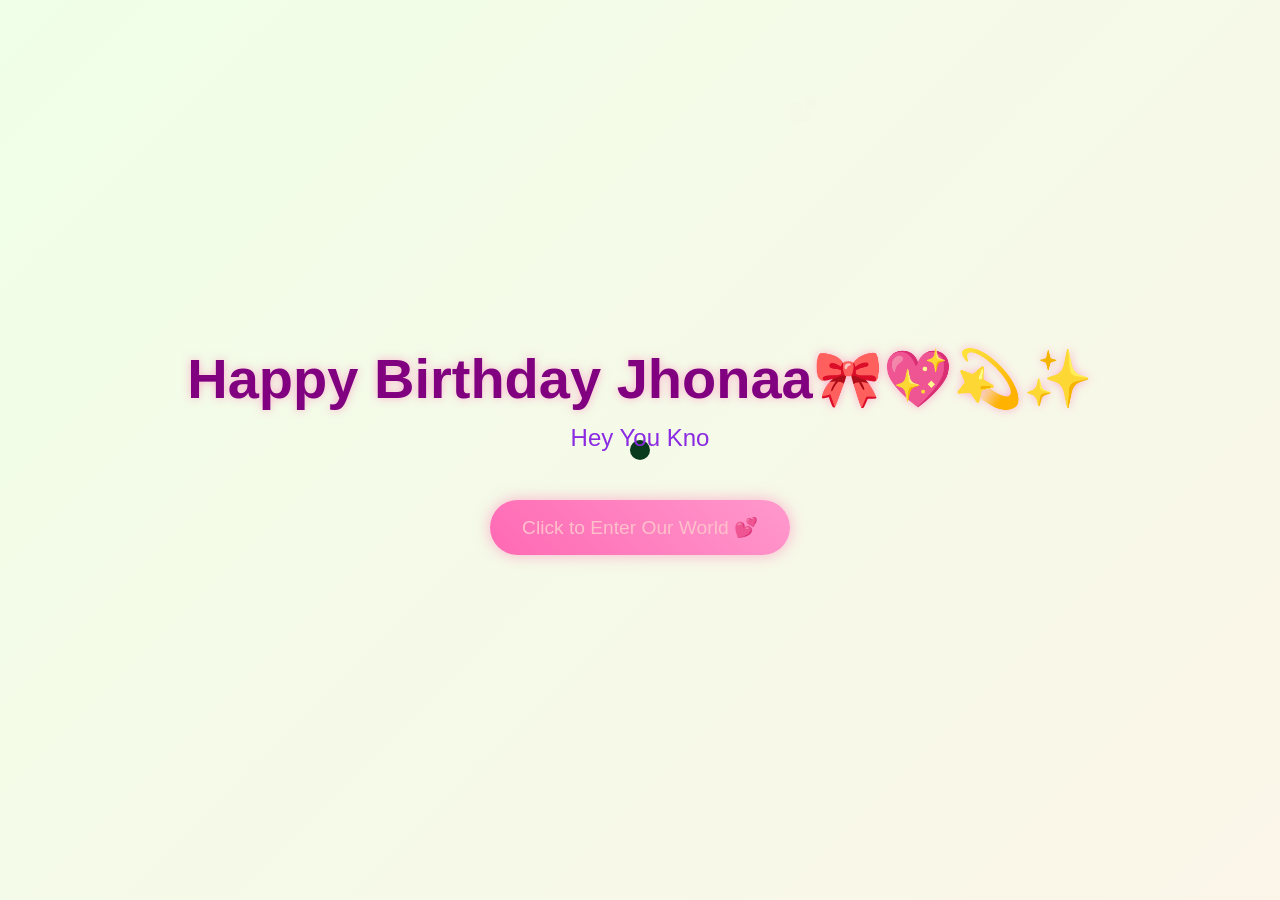
<file: index.html>
<!DOCTYPE html>
<html lang="en">
<head>
    <meta charset="UTF-8">
    <meta name="viewport" content="width=device-width, initial-scale=1.0">
    <title>Happy Birthday</title>
    <script src="https://cdnjs.cloudflare.com/ajax/libs/gsap/3.12.2/gsap.min.js"></script>
    <link rel="stylesheet" href="style.css">
    
</head>
<body>
    <div class="cursor"></div>
    <div class="container">
        <h1>Happy Birthday Jhonaa🎀💖💫✨</h1>
        <div class="greeting"></div>
        <button class="cta-button">Click to Enter Our World 💕</button>
    </div>

    <script src="script.js">
        
    </script>
</body>
</html>
</file>
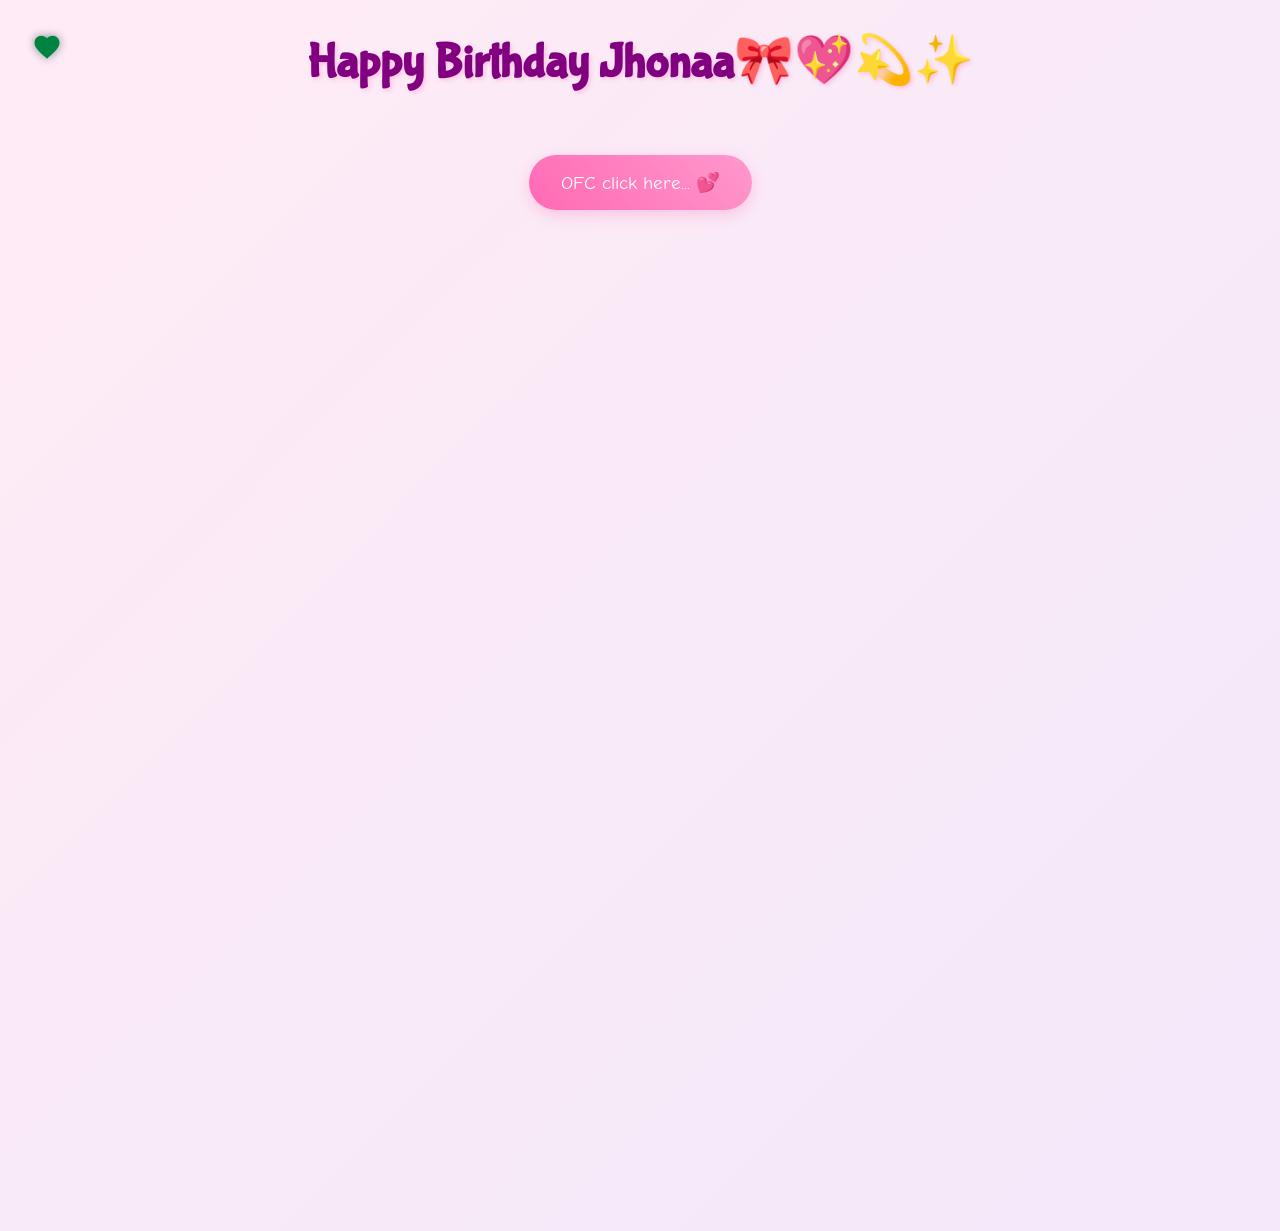
<file: cause.html>
<!DOCTYPE html>
<html lang="en">
<head>
    <meta charset="UTF-8">
    <meta name="viewport" content="width=device-width, initial-scale=1.0">
    <title>Happy birthday my friend! 💖</title>
    <script src="https://cdnjs.cloudflare.com/ajax/libs/gsap/3.12.2/gsap.min.js"></script>
    <link rel="stylesheet" href="./cause.css">
    <style>
       
    </style>
</head>
<body>
    <div class="custom-cursor">
        <svg viewBox="0 0 24 24">
            <path fill="#ff69b4" d="M12 21.35l-1.45-1.32C5.4 15.36 2 12.28 2 8.5 2 5.42 4.42 3 7.5 3c1.74 0 3.41.81 4.5 2.09C13.09 3.81 14.76 3 16.5 3 19.58 3 22 5.42 22 8.5c0 3.78-3.4 6.86-8.55 11.54L12 21.35z"/>
        </svg>
    </div>

    <div class="container">
        <h1>Happy Birthday Jhonaa🎀💖💫✨</h1>
        
        <div id="reasons-container"></div>
        
        <button class="shuffle-button"> OFC click here... 💕</button>
        <div class="reason-counter"></div>

        <div class="ending-section">
            <div class="teddy-hug">
                <img src="./d1.jpg" alt="Teddy Hug">
            </div>
            <div class="ending-text">You're the BESTEST ! 💖</div>
        </div>
    </div>

    <script src="cause.js">
       
    </script>
</body>
</html>
</file>
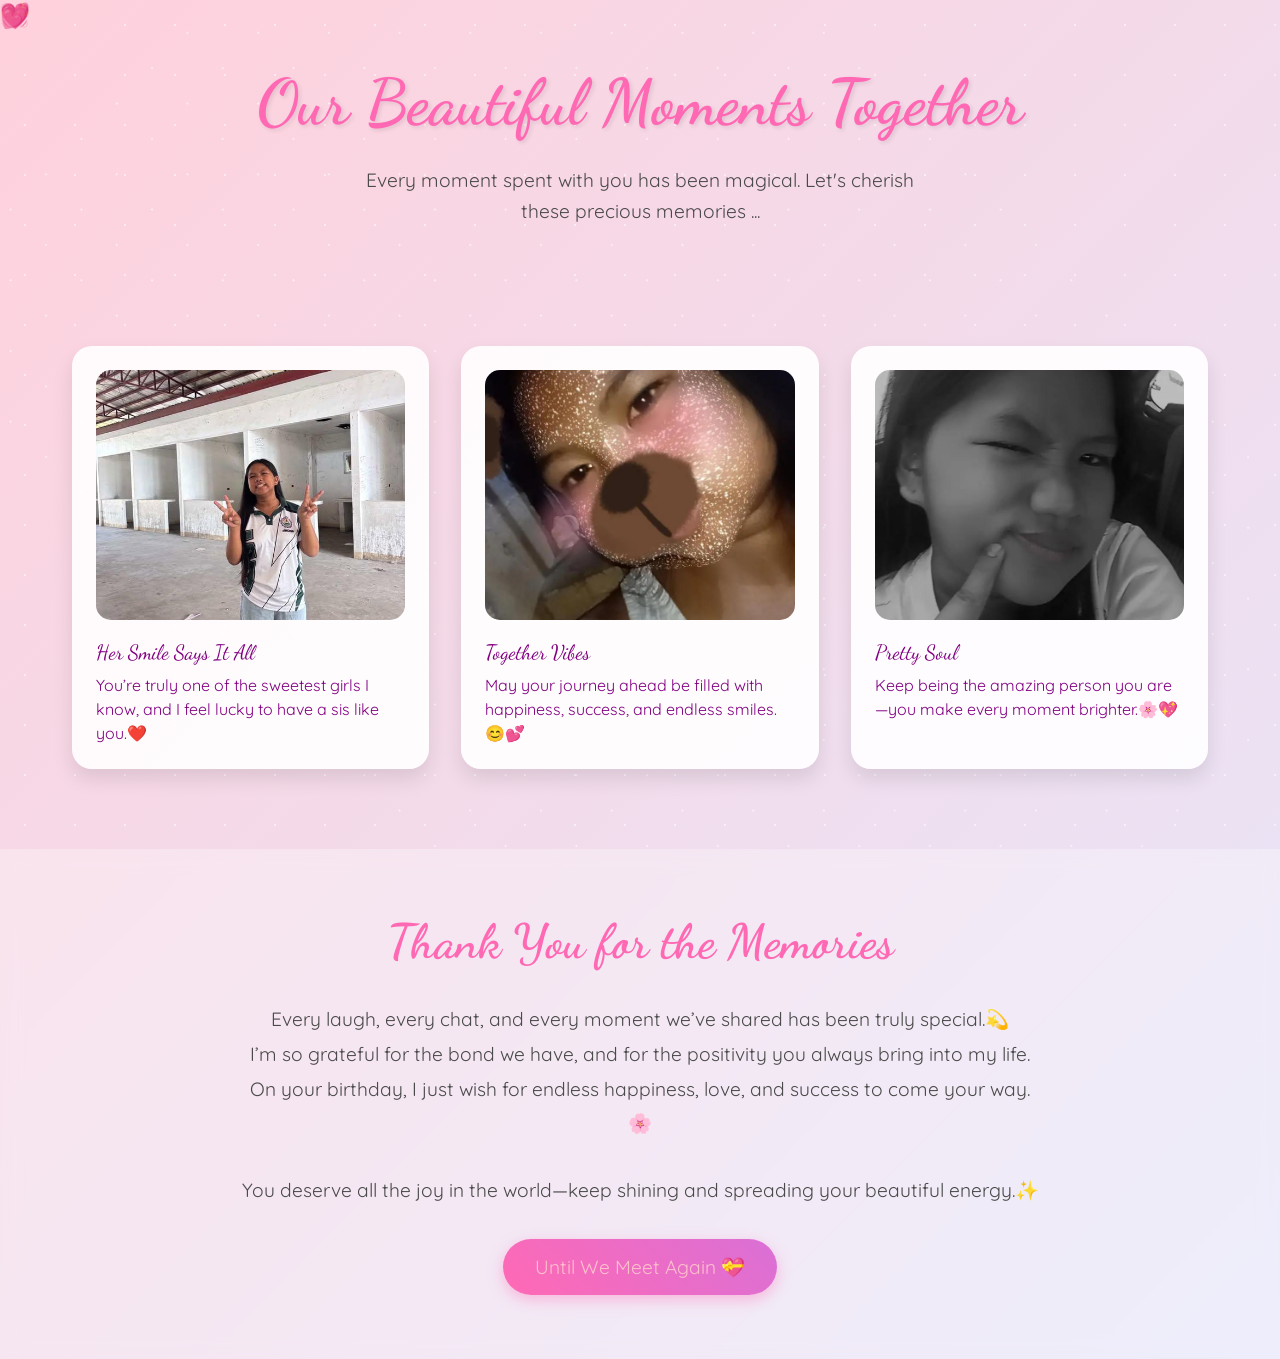
<file: last.html>
<!DOCTYPE html>
<html lang="en">

<head>
    <meta charset="UTF-8">
    <meta name="viewport" content="width=device-width, initial-scale=1.0">
    <title>Our Beautiful Memories ✨</title>
    <style>
        @import url('https://fonts.googleapis.com/css2?family=Dancing+Script:wght@700&family=Quicksand:wght@300;400;500;600&display=swap');

        * {
            margin: 0;
            padding: 0;
            box-sizing: border-box;
        }

        body {
            min-height: 100vh;
            background: linear-gradient(135deg,
                    #ffd1dc 0%,
                    #e6e6fa 25%,
                    #ffefd5 50%,
                    #e6e6fa 75%,
                    #ffd1dc 100%);
            background-size: 400% 400%;
            animation: gradientFlow 15s ease infinite;
            font-family: 'Quicksand', sans-serif;
            overflow-x: hidden;
            color: #4a4a4a;
        }

        @keyframes gradientFlow {
            0% {
                background-position: 0% 50%;
            }

            50% {
                background-position: 100% 50%;
            }

            100% {
                background-position: 0% 50%;
            }
        }

        /* Enhanced Sparkle Effect */
        .magic-sparkles {
            position: fixed;
            top: 0;
            left: 0;
            width: 100%;
            height: 100%;
            pointer-events: none;
            z-index: 1;
        }

        .sparkle {
            position: absolute;
            width: 6px;
            height: 6px;
            border-radius: 50%;
            background-color: white;
            animation: twinkle var(--duration, 4s) ease-in-out infinite;
            opacity: 0;
        }

        @keyframes twinkle {

            0%,
            100% {
                opacity: 0;
                transform: scale(0.5);
            }

            50% {
                opacity: 0.8;
                transform: scale(1);
            }
        }

        /* Generate 50 sparkles with different positions and animations */
        .magic-sparkles::before,
        .magic-sparkles::after {
            content: '';
            position: absolute;
            width: 100%;
            height: 100%;
            background-image: radial-gradient(circle, white 1px, transparent 1px);
            background-size: 50px 50px;
            animation: sparkleLayer 8s linear infinite;
            opacity: 0.5;
        }

        .magic-sparkles::after {
            animation-delay: -4s;
            transform: rotate(45deg);
        }

        @keyframes sparkleLayer {
            0% {
                transform: translateY(0);
            }

            100% {
                transform: translateY(-50px);
            }
        }

        /* Floating Hearts */
        .floating-hearts {
            position: fixed;
            width: 100%;
            height: 100%;
            pointer-events: none;
            z-index: 2;
        }

        .heart {
            position: absolute;
            font-size: 1.5rem;
            color: rgba(255, 105, 180, 0.6);
            animation: floatHeart var(--float-duration, 6s) ease-in-out infinite;
            animation-delay: var(--delay, 0s);
        }

        @keyframes floatHeart {
            0% {
                transform: translate(0, 100vh) rotate(0deg);
            }

            100% {
                transform: translate(var(--translate-x, 0), -100vh) rotate(360deg);
            }
        }

        /* Welcome Section */
        .welcome {
            text-align: center;
            padding: 4rem 2rem;
            position: relative;
            z-index: 3;
        }

        .welcome h1 {
            font-family: 'Dancing Script', cursive;
            font-size: 4rem;
            color: #ff69b4;
            text-shadow: 2px 2px 4px rgba(0, 0, 0, 0.1);
            animation: fadeInScale 2s ease;
        }

        .welcome p {
            font-size: 1.2rem;
            max-width: 600px;
            margin: 1.5rem auto;
            line-height: 1.6;
            animation: fadeIn 2s ease 0.5s both;
        }

        /* Enhanced Memory Cards */
        .memory-container {
            max-width: 1200px;
            margin: 0 auto;
            padding: 2rem;
            display: grid;
            grid-template-columns: repeat(auto-fit, minmax(300px, 1fr));
            gap: 2rem;
            z-index: 3;
            position: relative;
        }

        .memory-card {
            background: rgba(255, 255, 255, 0.9);
            border-radius: 20px;
            padding: 1.5rem;
            box-shadow: 0 10px 20px rgba(0, 0, 0, 0.1);
            transition: all 0.5s cubic-bezier(0.4, 0, 0.2, 1);
            position: relative;
            overflow: hidden;
        }

        .memory-card:hover {
            transform: translateY(-10px) scale(1.02);
            box-shadow: 0 15px 30px rgba(0, 0, 0, 0.15);
        }

        .memory-card::before {
            content: '';
            position: absolute;
            top: 0;
            left: 0;
            width: 100%;
            height: 100%;
            background: linear-gradient(45deg, transparent, rgba(255, 255, 255, 0.4), transparent);
            transform: translateX(-100%);
            transition: 0.5s;
        }

        .memory-card:hover::before {
            transform: translateX(100%);
        }

        .memory-img {
            width: 100%;
            height: 250px;
            object-fit: cover;
            border-radius: 15px;
            margin-bottom: 1rem;
            transition: transform 0.5s ease;
        }

        .memory-card:hover .memory-img {
            transform: scale(1.05);
        }

        .memory-date {
            font-family: 'Dancing Script', cursive;
            color:purple;
            font-size: 1.3rem;
            margin-bottom: 0.5rem;
        }

        .memory-caption {
            font-size: 1rem;
            line-height: 1.5;
            color: purple;
        }

        /* Final Message Section */
        .final-message {
            text-align: center;
            padding: 4rem 2rem;
            background: rgba(255, 255, 255, 0.3);
            backdrop-filter: blur(10px);
            margin-top: 3rem;
            position: relative;
            z-index: 3;
        }

        .final-message h2 {
            font-family: 'Dancing Script', cursive;
            font-size: 3rem;
            color: #ff69b4;
            margin-bottom: 2rem;
            animation: heartbeat 2s infinite;
        }

        @keyframes heartbeat {

            0%,
            100% {
                transform: scale(1);
            }

            50% {
                transform: scale(1.1);
            }
        }

        .final-message p {
            font-size: 1.2rem;
            max-width: 800px;
            margin: 0 auto 2rem;
            line-height: 1.8;
        }

        .goodbye-btn {
            display: inline-block;
            padding: 1rem 2rem;
            font-size: 1.2rem;
            background: linear-gradient(45deg, #ff69b4, #da70d6);
            color: pink;
            border: none;
            border-radius: 50px;
            cursor: pointer;
            text-decoration: none;
            transition: all 0.3s ease;
            box-shadow: 0 5px 15px rgba(255, 105, 180, 0.4);
            animation: float 3s infinite ease-in-out;
        }

        .goodbye-btn:hover {
            transform: translateY(-5px);
            box-shadow: 0 8px 20px rgba(255, 105, 180, 0.6);
        }

        @keyframes float {

            0%,
            100% {
                transform: translateY(0);
            }

            50% {
                transform: translateY(-10px);
            }
        }

        /* Animations */
        @keyframes fadeInScale {
            0% {
                opacity: 0;
                transform: scale(0.8);
            }

            100% {
                opacity: 1;
                transform: scale(1);
            }
        }

        @keyframes fadeIn {
            0% {
                opacity: 0;
            }

            100% {
                opacity: 1;
            }
        }

        /* Generate Hearts */
        .js-generate-hearts {
            position: fixed;
            width: 100%;
            height: 100%;
            pointer-events: none;
            z-index: 2;
        }

        /* Custom Scrollbar */
        ::-webkit-scrollbar {
            width: 12px;
        }

        ::-webkit-scrollbar-track {
            background: rgba(255, 255, 255, 0.4);
        }

        ::-webkit-scrollbar-thumb {
            background: linear-gradient(45deg, #ff69b4, #da70d6);
            border-radius: 6px;
        }

        /* Responsive Design */
        @media (max-width: 768px) {
            .welcome h1 {
                font-size: 3rem;
            }

            .memory-container {
                grid-template-columns: 1fr;
            }

            .final-message h2 {
                font-size: 2.5rem;
            }
        }
    </style>
</head>

<body>
    <div class="magic-sparkles"></div>
    <div class="floating-hearts">
        <!-- Hearts will be generated via CSS -->
        <div class="heart" style="--float-duration: 6s; --delay: 0s; --translate-x: 20px;">💝</div>
        <div class="heart" style="--float-duration: 8s; --delay: 1s; --translate-x: -30px;">💖</div>
        <div class="heart" style="--float-duration: 7s; --delay: 2s; --translate-x: 40px;">💗</div>
        <div class="heart" style="--float-duration: 9s; --delay: 3s; --translate-x: -20px;">💓</div>
        <div class="heart" style="--float-duration: 5s; --delay: 4s; --translate-x: 30px;">💕</div>
    </div>

    <section class="welcome">
        <h1>Our Beautiful Moments Together</h1>
        <p>Every moment spent with you has been magical. Let's cherish these precious memories ...</p>
    </section>

    <div class="memory-container">
        <div class="memory-card">
            <img src="./d1.jpg" alt="First Date" class="memory-img">
            <div class="memory-date">Her Smile Says It All</div>
            <div class="memory-caption">You’re truly one of the sweetest girls I know, and I feel lucky to have a sis
                like you.❤️</div>
        </div>
        <div class="memory-card">
            <img src="./d2.jpg" alt="Beach Day" class="memory-img">
            <div class="memory-date">Together Vibes</div>
            <div class="memory-caption">May your journey ahead be filled with happiness, success, and endless
                smiles.😊💕</div>
        </div>
        <div class="memory-card">
            <img src="./d3.jpg" alt="Movie Night" class="memory-img">
            <div class="memory-date">Pretty Soul</div>
            <div class="memory-caption">Keep being the amazing person you are—you make every moment brighter.🌸💖</div>
        </div>

    </div>

    <section class="final-message">
        <h2>Thank You for the Memories</h2>
        <p>Every laugh, every chat, and every moment we’ve shared has been truly special.💫<br>
            I’m so grateful for the bond we have, and for the positivity you always bring into my life.<br>
            On your birthday, I just wish for endless happiness, love, and success to come your way.🌸</p>
        <p>You deserve all the joy in the world—keep shining and spreading your beautiful energy.✨</p>
        <a href="#" class="goodbye-btn">Until We Meet Again 💝</a>
    </section>
</body>

</html>
</file>
<file: style.css>
* {
    margin: 0;
    padding: 0;
    box-sizing: border-box;
    cursor: none;
}

body {
    min-height: 100vh;
    display: flex;
    flex-direction: column;
    align-items: center;
    justify-content: center;
    background: linear-gradient(-45deg, #fee9f7, #e8f5fe, #fef2e8, #f0ffe8);
    background-size: 400% 400%;
    animation: gradientBG 15s ease infinite;
    font-family: 'Arial Rounded MT Bold', Arial, sans-serif;
    overflow: hidden;
    position: relative;
}

.cursor {
    width: 20px;
    height: 20px;
    background: pink;
    border-radius: 50%;
    position: fixed;
    pointer-events: none;
    mix-blend-mode: difference;
    transition: transform 0.2s;
}

.container {
    text-align: center;
    z-index: 1;
}

h1 {
    font-size: 3.5rem;
    color: purple;
    text-shadow: 0 0 10px rgba(255, 105, 180, 0.5);
    margin-bottom: 2rem;
    opacity: 0;
}

.greeting {
    font-size: 1.5rem;
    color: #8a2be2;
    margin-bottom: 3rem;
    min-height: 2em;
}

.cta-button {
    padding: 1rem 2rem;
    font-size: 1.2rem;
    background: linear-gradient(45deg, #ff69b4, #ff99cc);
    border: none;
    border-radius: 50px;
    color: pink;
    cursor: pointer;
    box-shadow: 0 0 15px rgba(255, 105, 180, 0.5);
    transition: transform 0.3s, box-shadow 0.3s;
    opacity: 0;
}

.cta-button:hover {
    transform: scale(1.1);
    box-shadow: 0 0 25px rgba(255, 105, 180, 0.7);
}

.floating {
    position: absolute;
    pointer-events: none;
    opacity: 0;
}

@keyframes gradientBG {
    0% { background-position: 0% 50%; }
    50% { background-position: 100% 50%; }
    100% { background-position: 0% 50%; }
}

@media (max-width: 768px) {
    h1 { font-size: 2rem; }
    .greeting { font-size: 1.2rem; }
    .cta-button { font-size: 1rem; }
}
</file>
<file: cause.css>
@import url('https://fonts.googleapis.com/css2?family=Bubblegum+Sans&family=Comic+Neue:wght@700&family=Quicksand:wght@500&display=swap');

* {
    margin: 0;
    padding: 0;
    box-sizing: border-box;
    cursor: none;
}

body {
    min-height: 100vh;
    background: linear-gradient(-45deg, #ffe6e6, #e6e6ff, #ffebf5);
    background-size: 400% 400%;
    animation: gradientBG 15s ease infinite;
    font-family: 'Quicksand', sans-serif;
    overflow-x: hidden;
    padding: 2rem;
}

.custom-cursor {
    width: 30px;
    height: 30px;
    position: fixed;
    pointer-events: none;
    z-index: 9999;
    mix-blend-mode: difference;
    transition: transform 0.1s;
}

.custom-cursor svg {
    width: 100%;
    height: 100%;
    filter: drop-shadow(0 0 5px rgba(255, 182, 193, 0.5));
}

.container {
    max-width: 1200px;
    margin: 0 auto;
    text-align: center;
    position: relative;
    z-index: 1;
}

h1 {
    font-family: 'Bubblegum Sans', cursive;
    font-size: 3rem;
    color:purple;
    text-shadow: 2px 2px 4px rgba(255, 105, 180, 0.3);
    margin-bottom: 2rem;
    animation: bounce 1s ease infinite;
}

.reason-card {
    background: rgba(255, 255, 255, 0.9);
    border-radius: 20px;
    padding: 2rem;
    margin: 1.5rem;
    box-shadow: 0 5px 15px rgba(0, 0, 0, 0.1);
    transition: transform 0.3s, box-shadow 0.3s;
    cursor: pointer;
    position: relative;
    overflow: hidden;
}

.reason-card:hover {
    transform: translateY(-5px);
    box-shadow: 0 8px 25px rgba(255, 105, 180, 0.2);
}

.reason-text {
    font-size: 1.2rem;
    margin-bottom: 1rem;
    position: relative;
    z-index: 2;
}

.gif-overlay {
    position: absolute;
    top: 0;
    left: 0;
    width: 100%;
    height: 100%;
    background: rgba(255, 255, 255, 0.95);
    display: flex;
    align-items: center;
    justify-content: center;
    opacity: 0;
    transition: opacity 0.3s;
    z-index: 1;
}

.reason-card:hover .gif-overlay {
    opacity: 1;
}

.shuffle-button {
    background: linear-gradient(45deg, #ff69b4, #ff99cc);
    border: none;
    border-radius: 50px;
    padding: 1rem 2rem;
    font-size: 1.2rem;
    color: white;
    margin: 2rem 0;
    cursor: pointer;
    transition: transform 0.3s;
    font-family: 'Comic Neue', cursive;
    box-shadow: 0 5px 15px rgba(255, 105, 180, 0.3);
}

.shuffle-button:hover {
    transform: scale(1.1);
}

.floating {
    position: fixed;
    pointer-events: none;
    animation: float 3s ease-in-out infinite;
}

.ending-section {
    margin-top: 4rem;
    padding: 2rem;
    text-align: center;
}

.ending-text {
    font-family: 'Bubblegum Sans', cursive;
    font-size: 2rem;
    color: #ff69b4;
    margin-bottom: 2rem;
    opacity: 0;
    transform: translateY(20px);
}

.teddy-hug {
    width: 200px;
    margin: 0 auto;
    transform: scale(0);
}

@keyframes gradientBG {
    0% { background-position: 0% 50%; }
    50% { background-position: 100% 50%; }
    100% { background-position: 0% 50%; }
}

@keyframes float {
    0%, 100% { transform: translateY(0); }
    50% { transform: translateY(-20px); }
}

@keyframes bounce {
    0%, 100% { transform: translateY(0); }
    50% { transform: translateY(-10px); }
}

@media (max-width: 768px) {
    h1 { font-size: 2rem; }
    .reason-card { margin: 1rem; }
    .reason-text { font-size: 1rem; }
}
.shuffle-button {
    background: linear-gradient(45deg, #ff69b4, #ff99cc);
    border: none;
    border-radius: 50px;
    padding: 1rem 2rem;
    font-size: 1.2rem;
    color: white;
    margin: 2rem 0;
    cursor: pointer;
    transition: all 0.3s;
    font-family: 'Comic Neue', cursive;
    box-shadow: 0 5px 15px rgba(255, 105, 180, 0.3);
}

.shuffle-button.story-mode {
    background: linear-gradient(45deg, #9b6dff, #ff6dc7);
    transform: scale(1.1);
}

.shuffle-button:hover {
    transform: scale(1.1);
}

.shuffle-button.story-mode:hover {
    transform: scale(1.2);
}

.reason-counter {
    font-size: 0.9rem;
    color: #ff69b4;
    margin-top: 1rem;
    opacity: 0.7;
}
</file>
